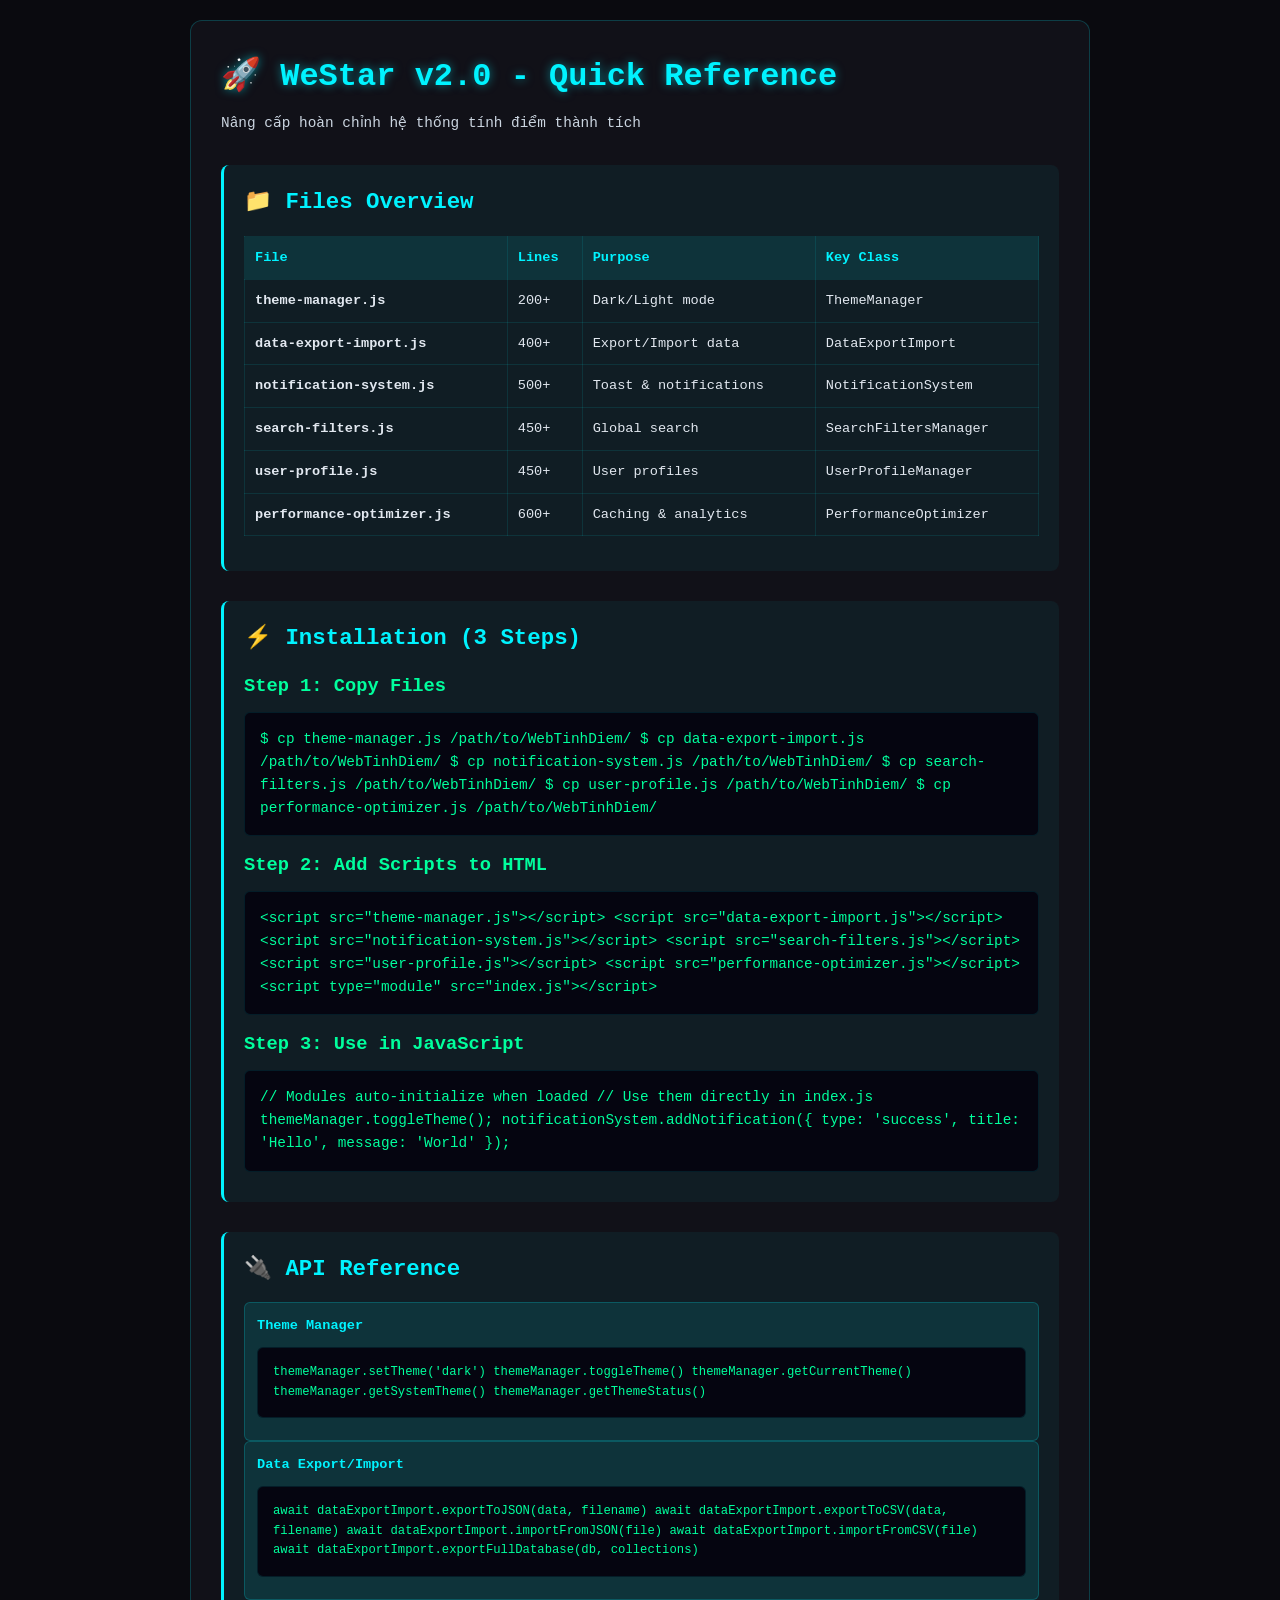
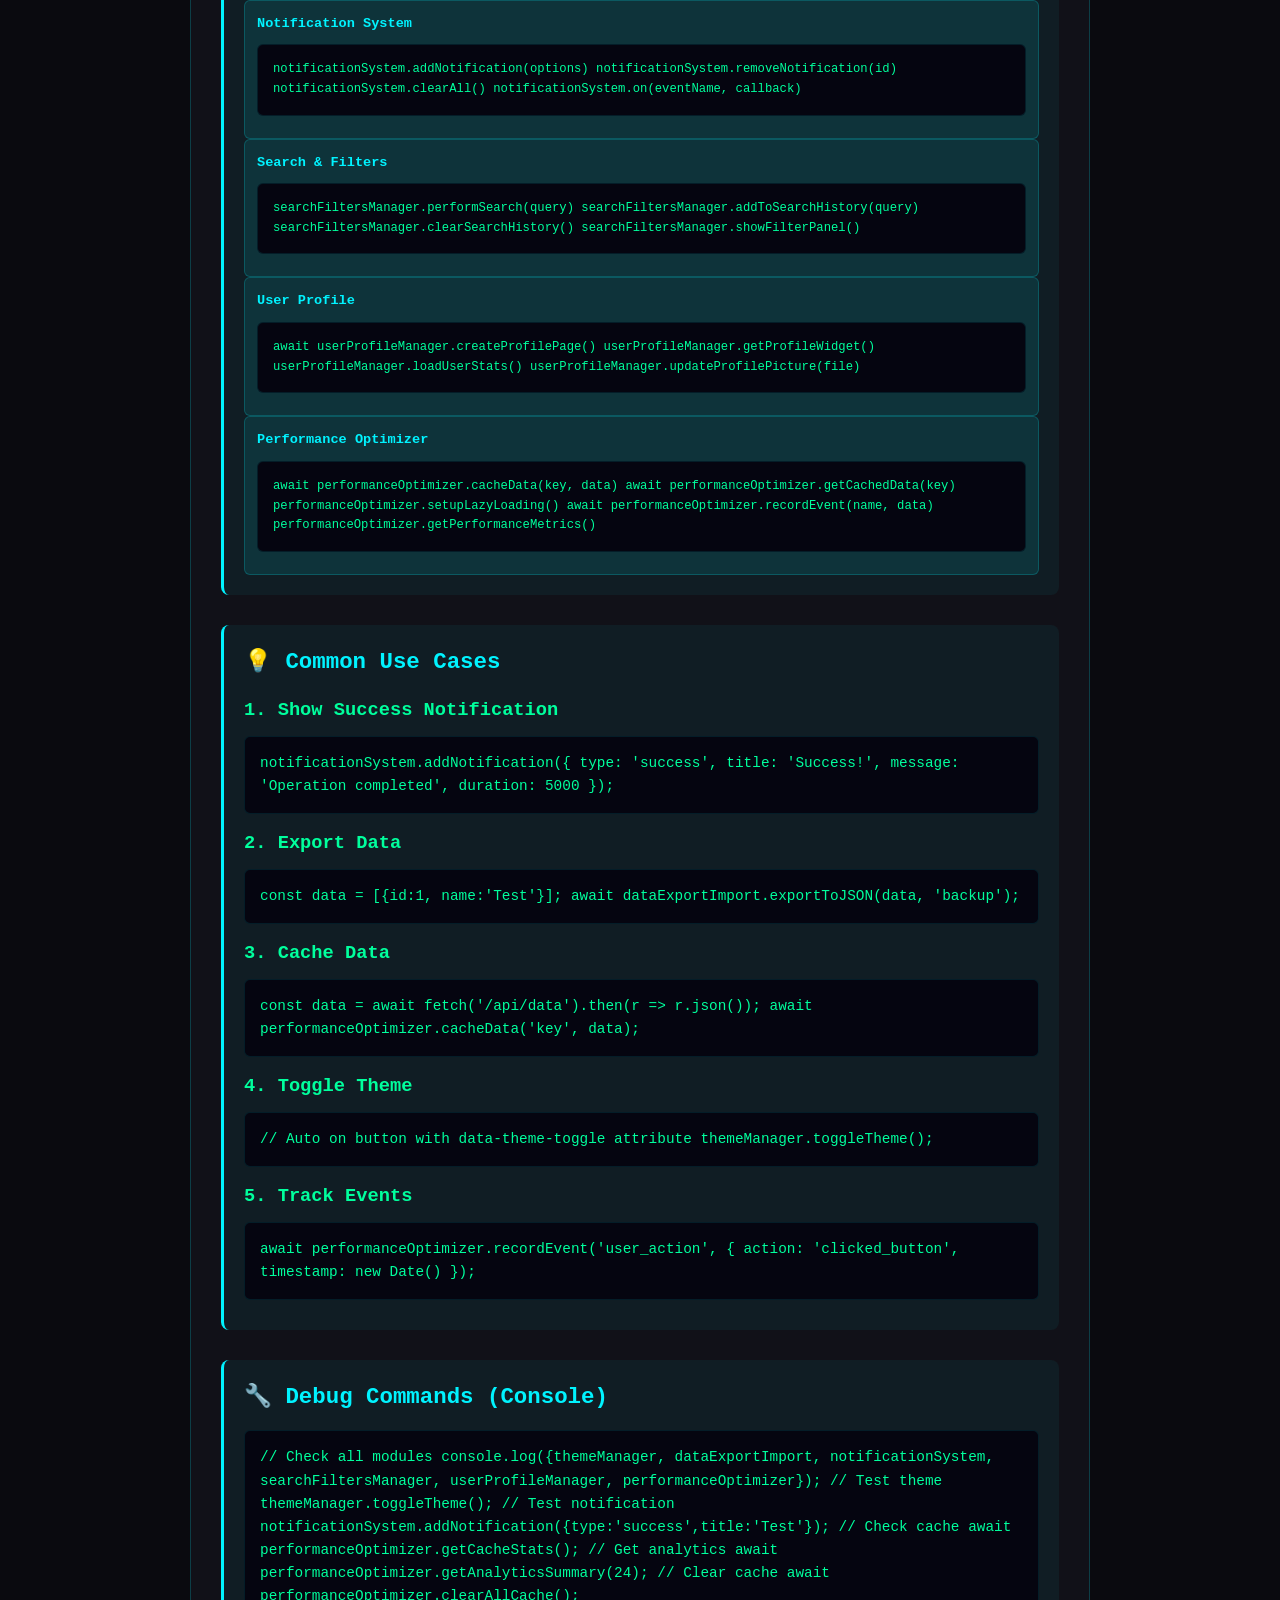
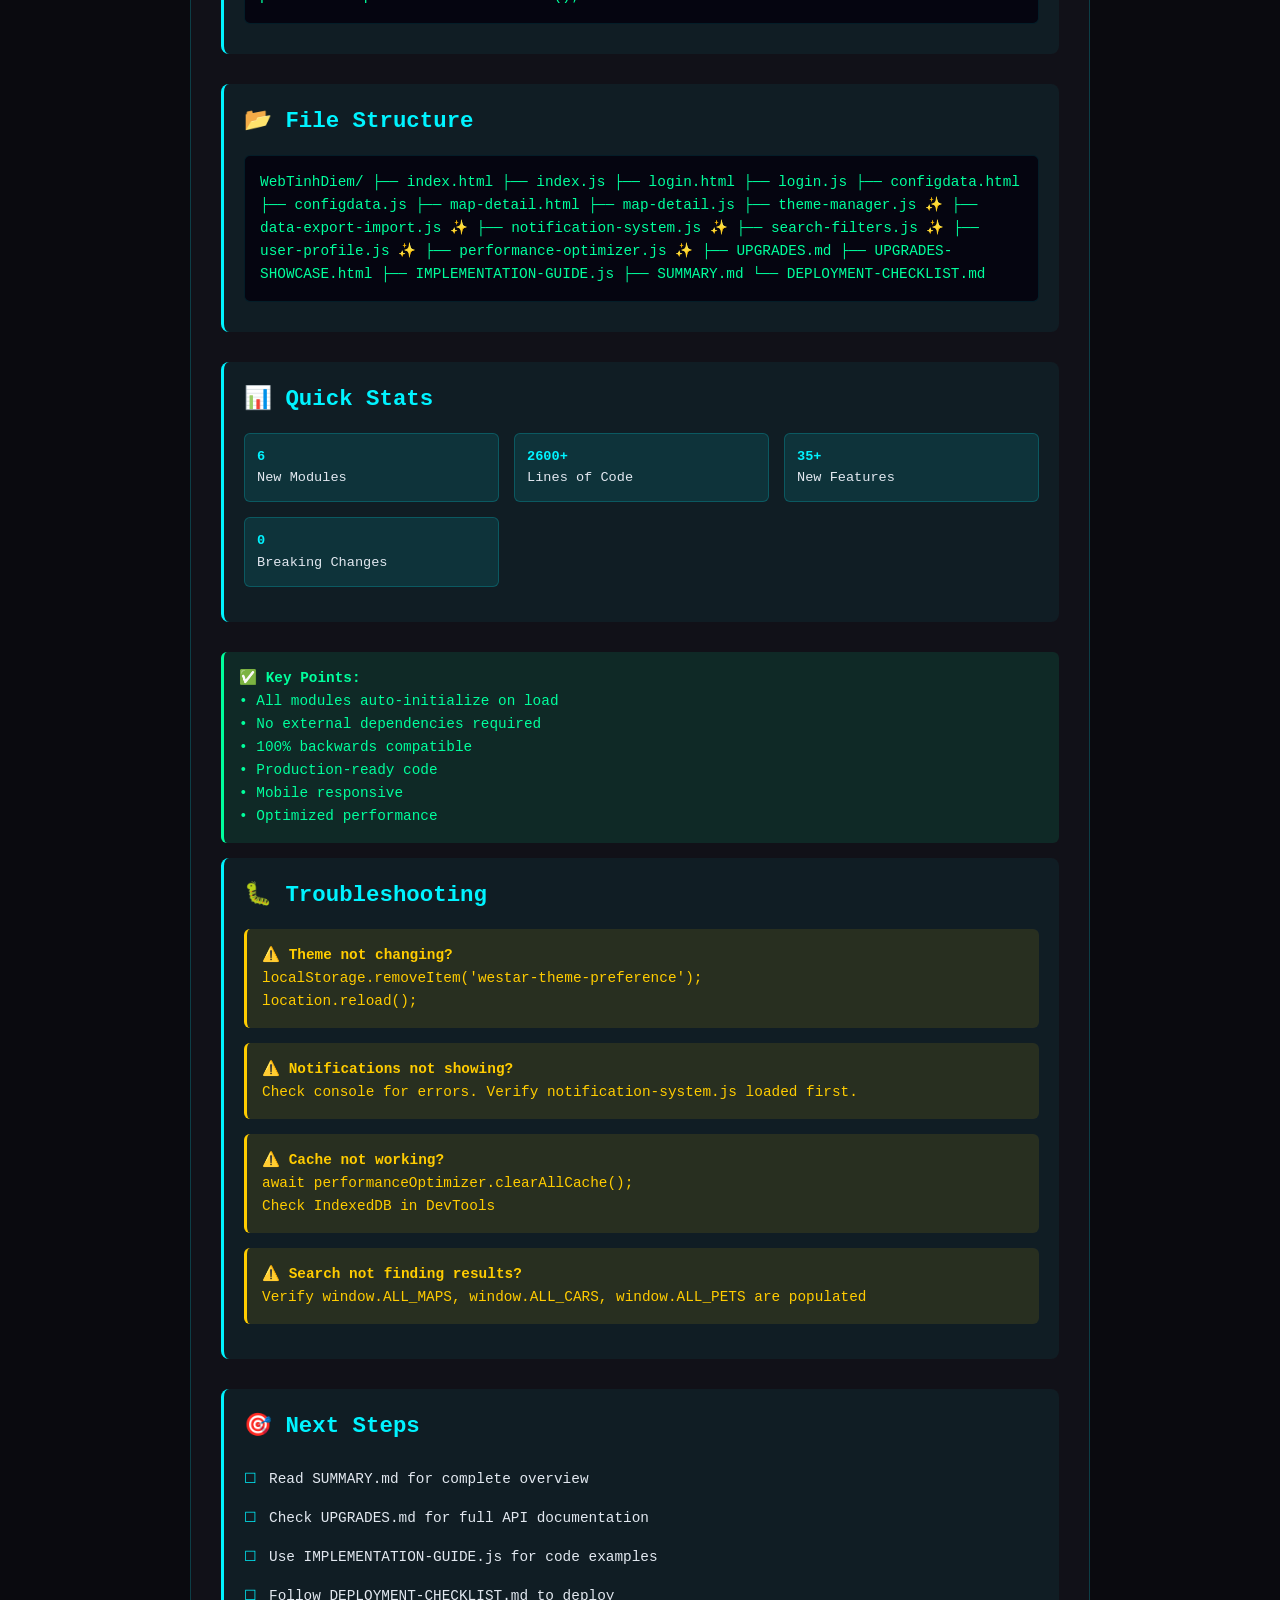
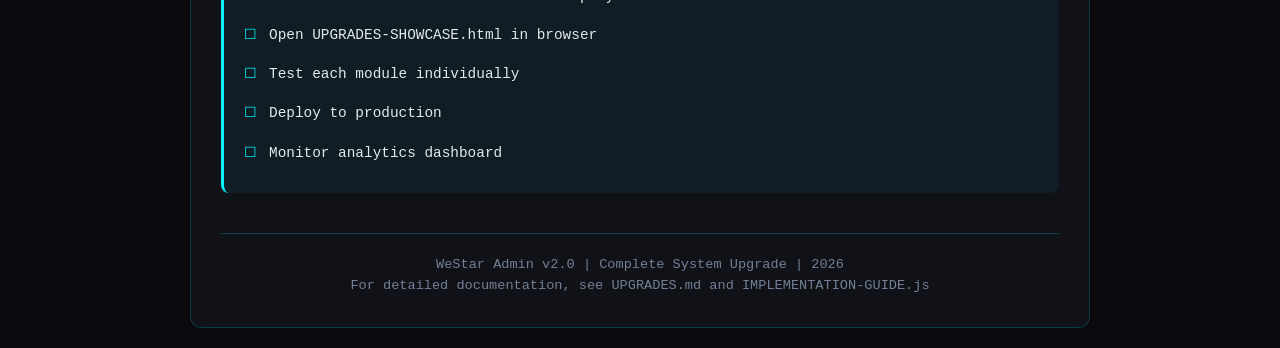
<file: docs/QUICK-REFERENCE.html>
<!DOCTYPE html>
<html lang="vi">
<head>
    <meta charset="UTF-8">
    <meta name="viewport" content="width=device-width, initial-scale=1.0">
    <title>WeStar v2.0 - Quick Reference Guide</title>
    <link rel="stylesheet" href="https://cdnjs.cloudflare.com/ajax/libs/font-awesome/6.4.0/css/all.min.css">
    <style>
        * {
            margin: 0;
            padding: 0;
            box-sizing: border-box;
        }

        body {
            font-family: 'Courier New', monospace;
            background: #0a0a0f;
            color: #e2e8f0;
            padding: 20px;
            line-height: 1.6;
        }

        .container {
            max-width: 900px;
            margin: 0 auto;
            background: rgba(18, 18, 26, 0.9);
            border: 1px solid rgba(0, 243, 255, 0.2);
            border-radius: 12px;
            padding: 30px;
        }

        h1 {
            color: #00f3ff;
            margin-bottom: 10px;
            font-size: 2em;
            text-shadow: 0 0 10px rgba(0, 243, 255, 0.5);
        }

        .subtitle {
            color: #cbd5e0;
            margin-bottom: 30px;
            font-size: 0.9em;
        }

        section {
            margin-bottom: 30px;
            padding: 20px;
            background: rgba(0, 243, 255, 0.05);
            border-left: 3px solid #00f3ff;
            border-radius: 8px;
        }

        h2 {
            color: #00f3ff;
            margin-bottom: 15px;
            font-size: 1.4em;
        }

        .code-block {
            background: #050510;
            border: 1px solid rgba(0, 243, 255, 0.1);
            border-radius: 6px;
            padding: 15px;
            margin: 10px 0;
            overflow-x: auto;
            font-size: 0.9em;
            color: #00ff9d;
        }

        .key-value {
            display: flex;
            gap: 20px;
            margin: 10px 0;
            font-size: 0.9em;
        }

        .key {
            color: #ffcc00;
            min-width: 150px;
        }

        .value {
            color: #e2e8f0;
        }

        .feature-grid {
            display: grid;
            grid-template-columns: repeat(auto-fit, minmax(200px, 1fr));
            gap: 15px;
            margin: 15px 0;
        }

        .feature-box {
            background: rgba(0, 243, 255, 0.1);
            border: 1px solid rgba(0, 243, 255, 0.2);
            border-radius: 6px;
            padding: 12px;
            font-size: 0.85em;
        }

        .feature-box strong {
            color: #00f3ff;
        }

        .checklist {
            list-style: none;
            font-size: 0.9em;
        }

        .checklist li {
            padding: 8px 0;
            padding-left: 25px;
            position: relative;
        }

        .checklist li:before {
            content: '☐';
            position: absolute;
            left: 0;
            color: #00f3ff;
        }

        table {
            width: 100%;
            border-collapse: collapse;
            margin: 15px 0;
            font-size: 0.85em;
        }

        table th,
        table td {
            border: 1px solid rgba(0, 243, 255, 0.1);
            padding: 10px;
            text-align: left;
        }

        table th {
            background: rgba(0, 243, 255, 0.1);
            color: #00f3ff;
        }

        table tr:hover {
            background: rgba(0, 243, 255, 0.05);
        }

        .alert {
            background: rgba(255, 204, 0, 0.1);
            border-left: 3px solid #ffcc00;
            padding: 15px;
            margin: 15px 0;
            border-radius: 6px;
            color: #ffcc00;
            font-size: 0.9em;
        }

        .success {
            background: rgba(0, 255, 157, 0.1);
            border-left: 3px solid #00ff9d;
            color: #00ff9d;
        }

        .footer {
            text-align: center;
            margin-top: 40px;
            padding-top: 20px;
            border-top: 1px solid rgba(0, 243, 255, 0.2);
            color: #718096;
            font-size: 0.85em;
        }

        print {
            color: #ff0066;
        }

        .highlight {
            background: rgba(255, 0, 102, 0.1);
            padding: 2px 6px;
            border-radius: 3px;
            color: #ff0066;
        }
    </style>
</head>
<body>
    <div class="container">
        <h1>🚀 WeStar v2.0 - Quick Reference</h1>
        <p class="subtitle">Nâng cấp hoàn chỉnh hệ thống tính điểm thành tích</p>

        <!-- Files Overview -->
        <section>
            <h2>📁 Files Overview</h2>
            <table>
                <tr>
                    <th>File</th>
                    <th>Lines</th>
                    <th>Purpose</th>
                    <th>Key Class</th>
                </tr>
                <tr>
                    <td><strong>theme-manager.js</strong></td>
                    <td>200+</td>
                    <td>Dark/Light mode</td>
                    <td>ThemeManager</td>
                </tr>
                <tr>
                    <td><strong>data-export-import.js</strong></td>
                    <td>400+</td>
                    <td>Export/Import data</td>
                    <td>DataExportImport</td>
                </tr>
                <tr>
                    <td><strong>notification-system.js</strong></td>
                    <td>500+</td>
                    <td>Toast & notifications</td>
                    <td>NotificationSystem</td>
                </tr>
                <tr>
                    <td><strong>search-filters.js</strong></td>
                    <td>450+</td>
                    <td>Global search</td>
                    <td>SearchFiltersManager</td>
                </tr>
                <tr>
                    <td><strong>user-profile.js</strong></td>
                    <td>450+</td>
                    <td>User profiles</td>
                    <td>UserProfileManager</td>
                </tr>
                <tr>
                    <td><strong>performance-optimizer.js</strong></td>
                    <td>600+</td>
                    <td>Caching & analytics</td>
                    <td>PerformanceOptimizer</td>
                </tr>
            </table>
        </section>

        <!-- Installation -->
        <section>
            <h2>⚡ Installation (3 Steps)</h2>
            
            <h3 style="color: #00ff9d; margin-top: 15px;">Step 1: Copy Files</h3>
            <div class="code-block">
$ cp theme-manager.js /path/to/WebTinhDiem/
$ cp data-export-import.js /path/to/WebTinhDiem/
$ cp notification-system.js /path/to/WebTinhDiem/
$ cp search-filters.js /path/to/WebTinhDiem/
$ cp user-profile.js /path/to/WebTinhDiem/
$ cp performance-optimizer.js /path/to/WebTinhDiem/
            </div>

            <h3 style="color: #00ff9d; margin-top: 15px;">Step 2: Add Scripts to HTML</h3>
            <div class="code-block">
&lt;script src="theme-manager.js"&gt;&lt;/script&gt;
&lt;script src="data-export-import.js"&gt;&lt;/script&gt;
&lt;script src="notification-system.js"&gt;&lt;/script&gt;
&lt;script src="search-filters.js"&gt;&lt;/script&gt;
&lt;script src="user-profile.js"&gt;&lt;/script&gt;
&lt;script src="performance-optimizer.js"&gt;&lt;/script&gt;
&lt;script type="module" src="index.js"&gt;&lt;/script&gt;
            </div>

            <h3 style="color: #00ff9d; margin-top: 15px;">Step 3: Use in JavaScript</h3>
            <div class="code-block">
// Modules auto-initialize when loaded
// Use them directly in index.js

themeManager.toggleTheme();

notificationSystem.addNotification({
    type: 'success',
    title: 'Hello',
    message: 'World'
});
            </div>
        </section>

        <!-- API Reference -->
        <section>
            <h2>🔌 API Reference</h2>

            <div class="feature-box">
                <strong>Theme Manager</strong>
                <div class="code-block">
themeManager.setTheme('dark')
themeManager.toggleTheme()
themeManager.getCurrentTheme()
themeManager.getSystemTheme()
themeManager.getThemeStatus()
                </div>
            </div>

            <div class="feature-box">
                <strong>Data Export/Import</strong>
                <div class="code-block">
await dataExportImport.exportToJSON(data, filename)
await dataExportImport.exportToCSV(data, filename)
await dataExportImport.importFromJSON(file)
await dataExportImport.importFromCSV(file)
await dataExportImport.exportFullDatabase(db, collections)
                </div>
            </div>

            <div class="feature-box">
                <strong>Notification System</strong>
                <div class="code-block">
notificationSystem.addNotification(options)
notificationSystem.removeNotification(id)
notificationSystem.clearAll()
notificationSystem.on(eventName, callback)
                </div>
            </div>

            <div class="feature-box">
                <strong>Search & Filters</strong>
                <div class="code-block">
searchFiltersManager.performSearch(query)
searchFiltersManager.addToSearchHistory(query)
searchFiltersManager.clearSearchHistory()
searchFiltersManager.showFilterPanel()
                </div>
            </div>

            <div class="feature-box">
                <strong>User Profile</strong>
                <div class="code-block">
await userProfileManager.createProfilePage()
userProfileManager.getProfileWidget()
userProfileManager.loadUserStats()
userProfileManager.updateProfilePicture(file)
                </div>
            </div>

            <div class="feature-box">
                <strong>Performance Optimizer</strong>
                <div class="code-block">
await performanceOptimizer.cacheData(key, data)
await performanceOptimizer.getCachedData(key)
performanceOptimizer.setupLazyLoading()
await performanceOptimizer.recordEvent(name, data)
performanceOptimizer.getPerformanceMetrics()
                </div>
            </div>
        </section>

        <!-- Common Use Cases -->
        <section>
            <h2>💡 Common Use Cases</h2>

            <h3 style="color: #00ff9d; margin-top: 15px;">1. Show Success Notification</h3>
            <div class="code-block">
notificationSystem.addNotification({
    type: 'success',
    title: 'Success!',
    message: 'Operation completed',
    duration: 5000
});
            </div>

            <h3 style="color: #00ff9d; margin-top: 15px;">2. Export Data</h3>
            <div class="code-block">
const data = [{id:1, name:'Test'}];
await dataExportImport.exportToJSON(data, 'backup');
            </div>

            <h3 style="color: #00ff9d; margin-top: 15px;">3. Cache Data</h3>
            <div class="code-block">
const data = await fetch('/api/data').then(r => r.json());
await performanceOptimizer.cacheData('key', data);
            </div>

            <h3 style="color: #00ff9d; margin-top: 15px;">4. Toggle Theme</h3>
            <div class="code-block">
// Auto on button with data-theme-toggle attribute
themeManager.toggleTheme();
            </div>

            <h3 style="color: #00ff9d; margin-top: 15px;">5. Track Events</h3>
            <div class="code-block">
await performanceOptimizer.recordEvent('user_action', {
    action: 'clicked_button',
    timestamp: new Date()
});
            </div>
        </section>

        <!-- Debug Commands -->
        <section>
            <h2>🔧 Debug Commands (Console)</h2>
            
            <div class="code-block">
// Check all modules
console.log({themeManager, dataExportImport, notificationSystem, 
    searchFiltersManager, userProfileManager, performanceOptimizer});

// Test theme
themeManager.toggleTheme();

// Test notification
notificationSystem.addNotification({type:'success',title:'Test'});

// Check cache
await performanceOptimizer.getCacheStats();

// Get analytics
await performanceOptimizer.getAnalyticsSummary(24);

// Clear cache
await performanceOptimizer.clearAllCache();
            </div>
        </section>

        <!-- File Structure -->
        <section>
            <h2>📂 File Structure</h2>
            <div class="code-block">
WebTinhDiem/
├── index.html
├── index.js
├── login.html
├── login.js
├── configdata.html
├── configdata.js
├── map-detail.html
├── map-detail.js
├── theme-manager.js ✨
├── data-export-import.js ✨
├── notification-system.js ✨
├── search-filters.js ✨
├── user-profile.js ✨
├── performance-optimizer.js ✨
├── UPGRADES.md
├── UPGRADES-SHOWCASE.html
├── IMPLEMENTATION-GUIDE.js
├── SUMMARY.md
└── DEPLOYMENT-CHECKLIST.md
            </div>
        </section>

        <!-- Quick Stats -->
        <section>
            <h2>📊 Quick Stats</h2>
            <div class="feature-grid">
                <div class="feature-box">
                    <strong>6</strong><br>New Modules
                </div>
                <div class="feature-box">
                    <strong>2600+</strong><br>Lines of Code
                </div>
                <div class="feature-box">
                    <strong>35+</strong><br>New Features
                </div>
                <div class="feature-box">
                    <strong>0</strong><br>Breaking Changes
                </div>
            </div>
        </section>

        <!-- Important Notes -->
        <section class="alert success">
            <strong>✅ Key Points:</strong><br>
            • All modules auto-initialize on load<br>
            • No external dependencies required<br>
            • 100% backwards compatible<br>
            • Production-ready code<br>
            • Mobile responsive<br>
            • Optimized performance
        </section>

        <!-- Troubleshooting -->
        <section>
            <h2>🐛 Troubleshooting</h2>
            
            <div class="alert">
                <strong>⚠️ Theme not changing?</strong><br>
                localStorage.removeItem('westar-theme-preference');<br>
                location.reload();
            </div>

            <div class="alert">
                <strong>⚠️ Notifications not showing?</strong><br>
                Check console for errors. Verify notification-system.js loaded first.
            </div>

            <div class="alert">
                <strong>⚠️ Cache not working?</strong><br>
                await performanceOptimizer.clearAllCache();<br>
                Check IndexedDB in DevTools
            </div>

            <div class="alert">
                <strong>⚠️ Search not finding results?</strong><br>
                Verify window.ALL_MAPS, window.ALL_CARS, window.ALL_PETS are populated
            </div>
        </section>

        <!-- Next Steps -->
        <section>
            <h2>🎯 Next Steps</h2>
            <ul class="checklist">
                <li>Read SUMMARY.md for complete overview</li>
                <li>Check UPGRADES.md for full API documentation</li>
                <li>Use IMPLEMENTATION-GUIDE.js for code examples</li>
                <li>Follow DEPLOYMENT-CHECKLIST.md to deploy</li>
                <li>Open UPGRADES-SHOWCASE.html in browser</li>
                <li>Test each module individually</li>
                <li>Deploy to production</li>
                <li>Monitor analytics dashboard</li>
            </ul>
        </section>

        <div class="footer">
            <p>WeStar Admin v2.0 | Complete System Upgrade | 2026</p>
            <p>For detailed documentation, see UPGRADES.md and IMPLEMENTATION-GUIDE.js</p>
        </div>
    </div>
</body>
</html>
</file>
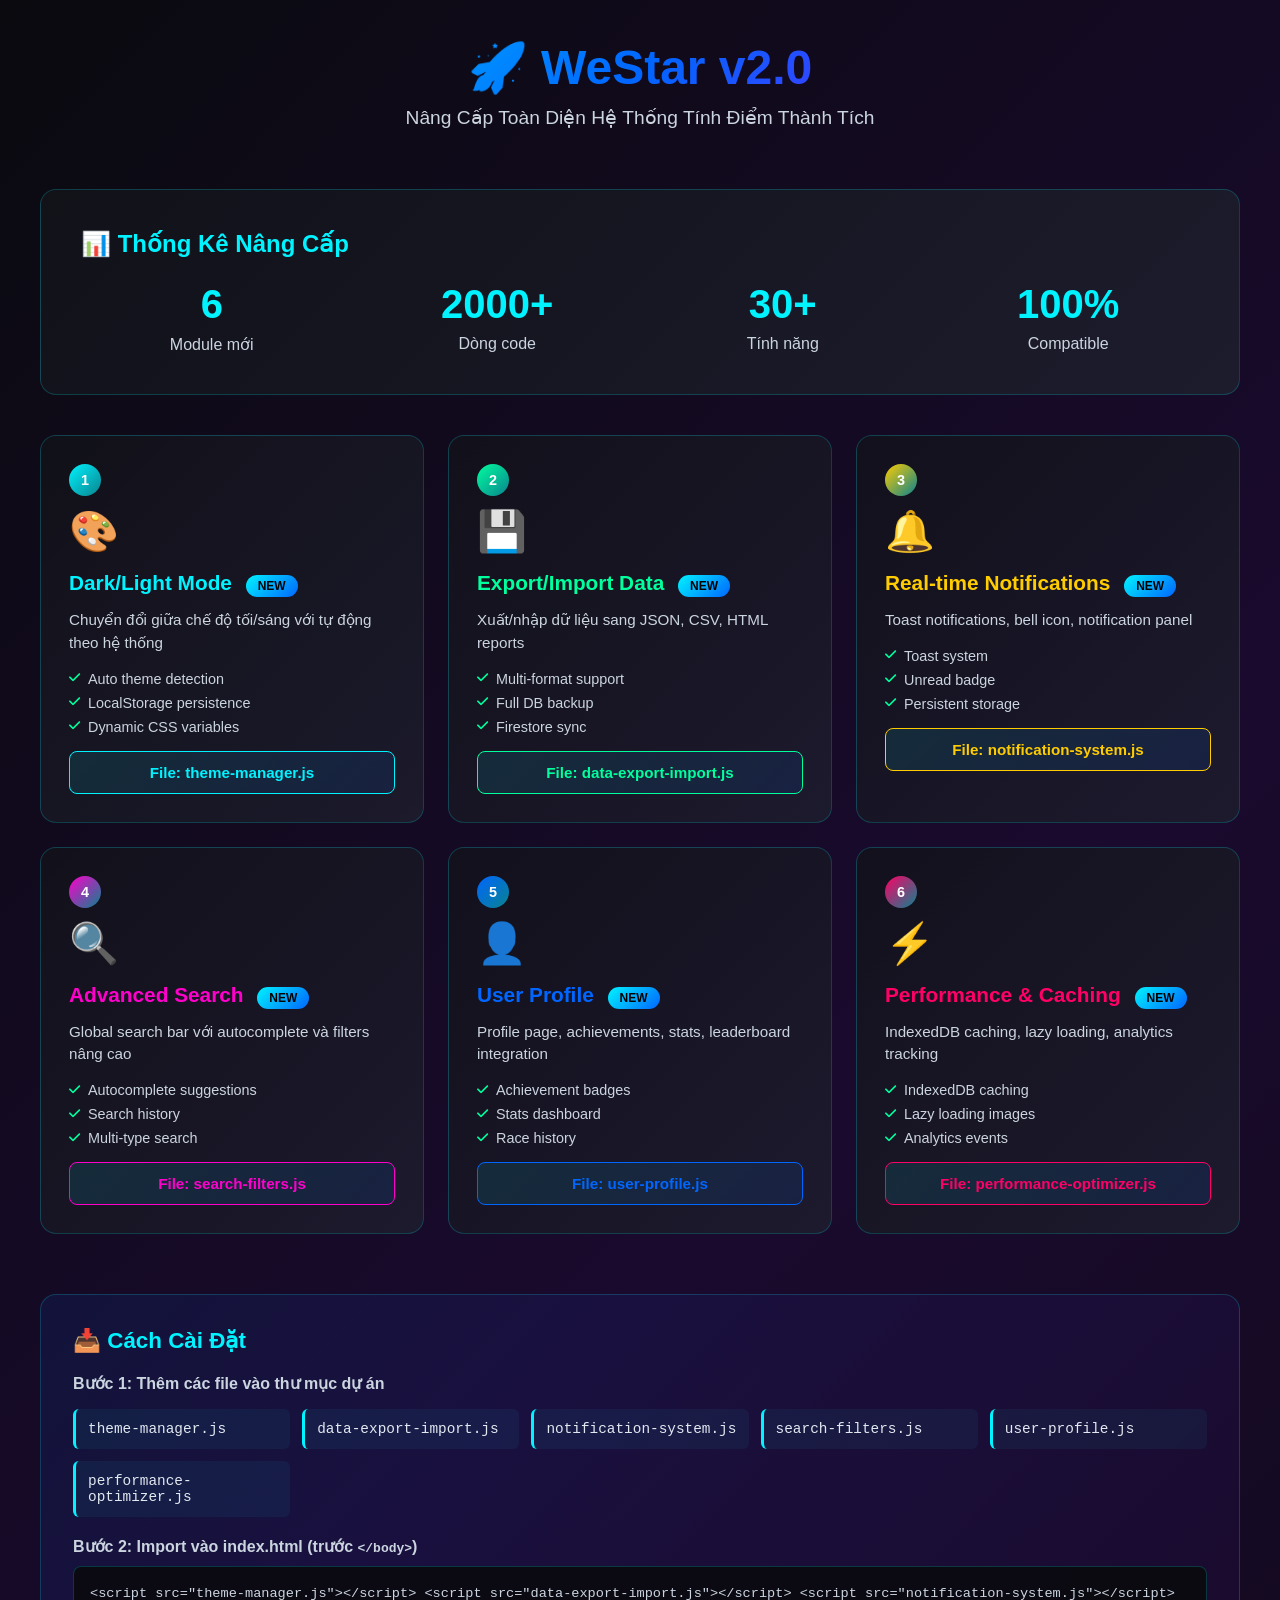
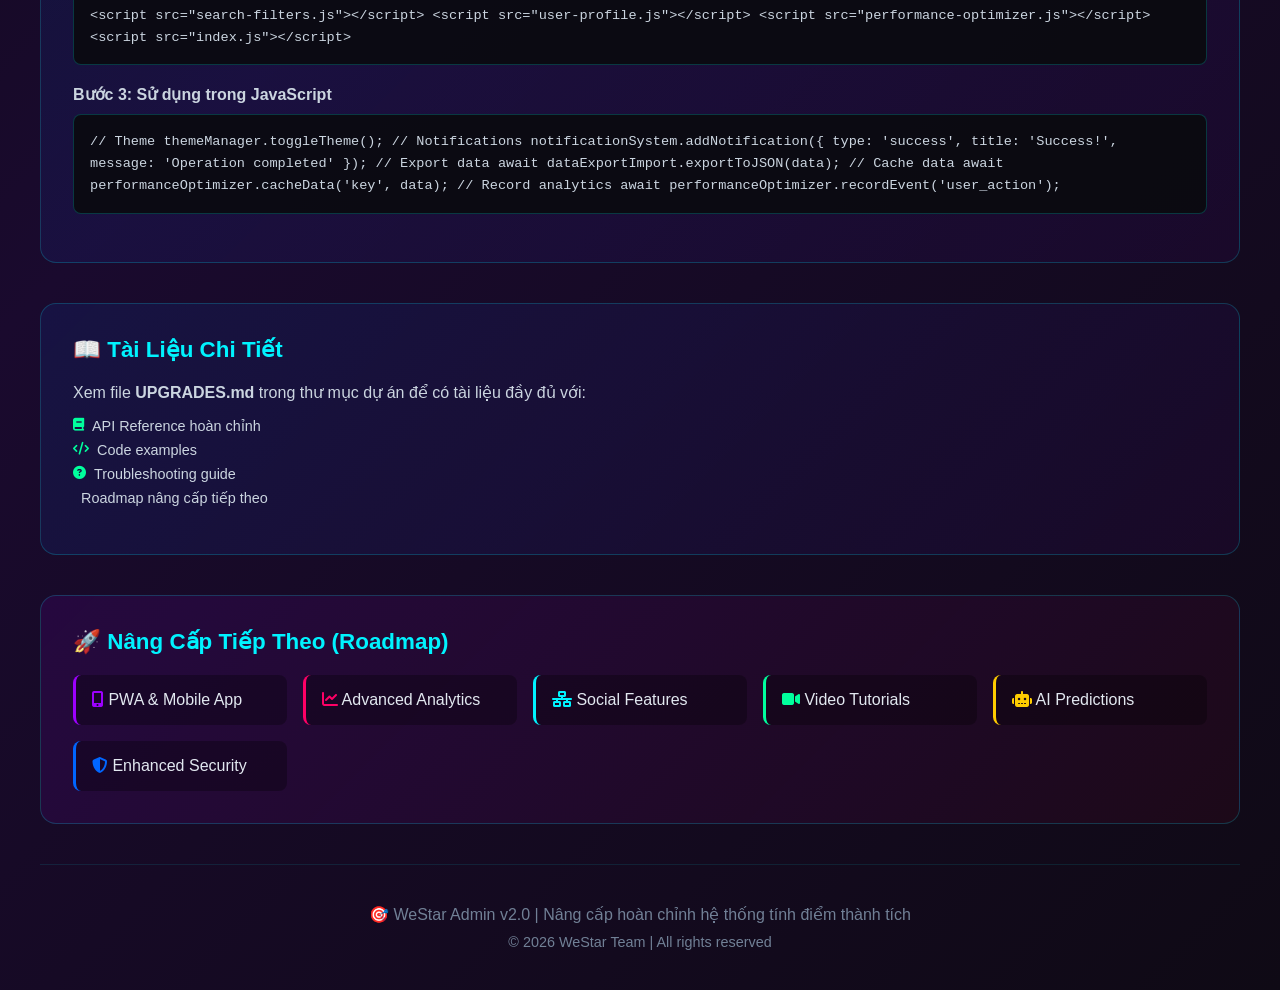
<file: docs/UPGRADES-SHOWCASE.html>
<!DOCTYPE html>
<html lang="vi">
<head>
    <meta charset="UTF-8">
    <meta name="viewport" content="width=device-width, initial-scale=1.0">
    <title>WeStar v2.0 - Nâng Cấp Hệ Thống</title>
    <link rel="stylesheet" href="https://cdnjs.cloudflare.com/ajax/libs/font-awesome/6.4.0/css/all.min.css">
    <style>
        * {
            margin: 0;
            padding: 0;
            box-sizing: border-box;
        }

        body {
            font-family: 'Inter', sans-serif;
            background: linear-gradient(135deg, #0a0a0f 0%, #1a0a2e 50%, #0f0a15 100%);
            color: #e2e8f0;
            overflow-x: hidden;
            min-height: 100vh;
            padding: 40px 20px;
        }

        .container {
            max-width: 1200px;
            margin: 0 auto;
        }

        header {
            text-align: center;
            margin-bottom: 60px;
        }

        h1 {
            font-size: 3rem;
            margin-bottom: 10px;
            background: linear-gradient(135deg, #00f3ff, #0066ff, #9d00ff);
            -webkit-background-clip: text;
            -webkit-text-fill-color: transparent;
            font-weight: 900;
        }

        .subtitle {
            font-size: 1.2rem;
            color: #cbd5e0;
            margin-bottom: 20px;
        }

        .upgrade-grid {
            display: grid;
            grid-template-columns: repeat(auto-fit, minmax(320px, 1fr));
            gap: 24px;
            margin-bottom: 60px;
        }

        .upgrade-card {
            background: linear-gradient(135deg, rgba(18, 18, 26, 0.8), rgba(30, 30, 46, 0.8));
            border: 1px solid rgba(0, 243, 255, 0.2);
            border-radius: 16px;
            padding: 28px;
            transition: all 0.4s cubic-bezier(0.4, 0, 0.2, 1);
            position: relative;
            overflow: hidden;
        }

        .upgrade-card::before {
            content: '';
            position: absolute;
            top: 0;
            left: -100%;
            width: 100%;
            height: 100%;
            background: linear-gradient(90deg, transparent, rgba(0, 243, 255, 0.1), transparent);
            transition: left 0.6s ease;
        }

        .upgrade-card:hover::before {
            left: 100%;
        }

        .upgrade-card:hover {
            transform: translateY(-8px) scale(1.02);
            border-color: rgba(0, 243, 255, 0.4);
            box-shadow: 0 20px 40px rgba(0, 243, 255, 0.2);
        }

        .card-icon {
            font-size: 2.5rem;
            margin-bottom: 16px;
            color: var(--icon-color);
        }

        .card-number {
            display: inline-block;
            background: linear-gradient(135deg, var(--icon-color), rgba(0, 243, 255, 0.5));
            color: white;
            width: 32px;
            height: 32px;
            border-radius: 50%;
            display: flex;
            align-items: center;
            justify-content: center;
            font-weight: bold;
            font-size: 0.9rem;
            margin-bottom: 12px;
        }

        .card-title {
            font-size: 1.3rem;
            font-weight: 700;
            margin-bottom: 12px;
            color: var(--icon-color);
        }

        .card-description {
            font-size: 0.95rem;
            color: #cbd5e0;
            margin-bottom: 16px;
            line-height: 1.5;
        }

        .features-list {
            display: flex;
            flex-direction: column;
            gap: 8px;
            margin-bottom: 16px;
        }

        .feature-item {
            display: flex;
            align-items: center;
            gap: 8px;
            font-size: 0.9rem;
            color: #cbd5e0;
        }

        .feature-item i {
            color: #00ff9d;
            font-size: 0.8rem;
        }

        .card-button {
            width: 100%;
            padding: 12px;
            background: linear-gradient(135deg, rgba(0, 243, 255, 0.1), rgba(0, 102, 255, 0.1));
            border: 1px solid var(--icon-color);
            color: var(--icon-color);
            border-radius: 8px;
            cursor: pointer;
            font-weight: 600;
            transition: all 0.3s ease;
            font-size: 0.95rem;
        }

        .card-button:hover {
            background: linear-gradient(135deg, var(--icon-color), rgba(0, 102, 255, 0.2));
            color: white;
            transform: translateX(4px);
        }

        .stats-section {
            background: linear-gradient(135deg, rgba(18, 18, 26, 0.9), rgba(30, 30, 46, 0.9));
            border: 1px solid rgba(0, 243, 255, 0.2);
            border-radius: 16px;
            padding: 40px;
            margin-bottom: 40px;
        }

        .stats-grid {
            display: grid;
            grid-template-columns: repeat(auto-fit, minmax(200px, 1fr));
            gap: 24px;
            margin-top: 24px;
        }

        .stat-box {
            text-align: center;
        }

        .stat-number {
            font-size: 2.5rem;
            font-weight: bold;
            color: #00f3ff;
            margin-bottom: 8px;
        }

        .stat-label {
            font-size: 1rem;
            color: #cbd5e0;
        }

        .installation-section {
            background: linear-gradient(135deg, rgba(0, 102, 255, 0.1), rgba(157, 0, 255, 0.05));
            border: 1px solid rgba(0, 243, 255, 0.2);
            border-radius: 16px;
            padding: 32px;
            margin-bottom: 40px;
        }

        .installation-section h3 {
            color: #00f3ff;
            margin-bottom: 20px;
            font-size: 1.4rem;
        }

        .code-block {
            background: rgba(10, 10, 15, 0.9);
            border: 1px solid rgba(0, 243, 255, 0.2);
            border-radius: 8px;
            padding: 16px;
            overflow-x: auto;
            margin-bottom: 16px;
            font-family: 'Courier New', monospace;
            font-size: 0.85rem;
            color: #cbd5e0;
            line-height: 1.6;
        }

        .file-list {
            display: grid;
            grid-template-columns: repeat(auto-fit, minmax(200px, 1fr));
            gap: 12px;
            margin-top: 16px;
        }

        .file-item {
            background: rgba(0, 243, 255, 0.05);
            border-left: 3px solid #00f3ff;
            padding: 12px;
            border-radius: 6px;
            font-family: 'Courier New', monospace;
            font-size: 0.9rem;
        }

        footer {
            text-align: center;
            padding-top: 40px;
            border-top: 1px solid rgba(0, 243, 255, 0.1);
            color: #718096;
        }

        .upgrade-1 { --icon-color: #00f3ff; }
        .upgrade-2 { --icon-color: #00ff9d; }
        .upgrade-3 { --icon-color: #ffcc00; }
        .upgrade-4 { --icon-color: #ff00cc; }
        .upgrade-5 { --icon-color: #0066ff; }
        .upgrade-6 { --icon-color: #ff0066; }

        @keyframes fadeInUp {
            from {
                opacity: 0;
                transform: translateY(30px);
            }
            to {
                opacity: 1;
                transform: translateY(0);
            }
        }

        .upgrade-card {
            animation: fadeInUp 0.6s ease-out forwards;
        }

        .upgrade-card:nth-child(1) { animation-delay: 0.1s; }
        .upgrade-card:nth-child(2) { animation-delay: 0.2s; }
        .upgrade-card:nth-child(3) { animation-delay: 0.3s; }
        .upgrade-card:nth-child(4) { animation-delay: 0.4s; }
        .upgrade-card:nth-child(5) { animation-delay: 0.5s; }
        .upgrade-card:nth-child(6) { animation-delay: 0.6s; }

        .badge {
            display: inline-block;
            background: linear-gradient(135deg, #00f3ff, #0066ff);
            color: #000;
            padding: 4px 12px;
            border-radius: 20px;
            font-size: 0.75rem;
            font-weight: 700;
            margin-left: 8px;
        }
    </style>
</head>
<body>
    <div class="container">
        <!-- Header -->
        <header>
            <h1>🚀 WeStar v2.0</h1>
            <p class="subtitle">Nâng Cấp Toàn Diện Hệ Thống Tính Điểm Thành Tích</p>
        </header>

        <!-- Stats -->
        <div class="stats-section">
            <h2 style="color: #00f3ff; margin-bottom: 10px;">📊 Thống Kê Nâng Cấp</h2>
            <div class="stats-grid">
                <div class="stat-box">
                    <div class="stat-number">6</div>
                    <div class="stat-label">Module mới</div>
                </div>
                <div class="stat-box">
                    <div class="stat-number">2000+</div>
                    <div class="stat-label">Dòng code</div>
                </div>
                <div class="stat-box">
                    <div class="stat-number">30+</div>
                    <div class="stat-label">Tính năng</div>
                </div>
                <div class="stat-box">
                    <div class="stat-number">100%</div>
                    <div class="stat-label">Compatible</div>
                </div>
            </div>
        </div>

        <!-- Upgrade Cards -->
        <div class="upgrade-grid">
            <!-- 1. Theme Manager -->
            <div class="upgrade-card upgrade-1">
                <div class="card-number">1</div>
                <div class="card-icon">🎨</div>
                <div class="card-title">Dark/Light Mode <span class="badge">NEW</span></div>
                <div class="card-description">
                    Chuyển đổi giữa chế độ tối/sáng với tự động theo hệ thống
                </div>
                <div class="features-list">
                    <div class="feature-item"><i class="fas fa-check"></i> Auto theme detection</div>
                    <div class="feature-item"><i class="fas fa-check"></i> LocalStorage persistence</div>
                    <div class="feature-item"><i class="fas fa-check"></i> Dynamic CSS variables</div>
                </div>
                <button class="card-button">File: theme-manager.js</button>
            </div>

            <!-- 2. Export/Import -->
            <div class="upgrade-card upgrade-2">
                <div class="card-number">2</div>
                <div class="card-icon">💾</div>
                <div class="card-title">Export/Import Data <span class="badge">NEW</span></div>
                <div class="card-description">
                    Xuất/nhập dữ liệu sang JSON, CSV, HTML reports
                </div>
                <div class="features-list">
                    <div class="feature-item"><i class="fas fa-check"></i> Multi-format support</div>
                    <div class="feature-item"><i class="fas fa-check"></i> Full DB backup</div>
                    <div class="feature-item"><i class="fas fa-check"></i> Firestore sync</div>
                </div>
                <button class="card-button">File: data-export-import.js</button>
            </div>

            <!-- 3. Notifications -->
            <div class="upgrade-card upgrade-3">
                <div class="card-number">3</div>
                <div class="card-icon">🔔</div>
                <div class="card-title">Real-time Notifications <span class="badge">NEW</span></div>
                <div class="card-description">
                    Toast notifications, bell icon, notification panel
                </div>
                <div class="features-list">
                    <div class="feature-item"><i class="fas fa-check"></i> Toast system</div>
                    <div class="feature-item"><i class="fas fa-check"></i> Unread badge</div>
                    <div class="feature-item"><i class="fas fa-check"></i> Persistent storage</div>
                </div>
                <button class="card-button">File: notification-system.js</button>
            </div>

            <!-- 4. Search & Filters -->
            <div class="upgrade-card upgrade-4">
                <div class="card-number">4</div>
                <div class="card-icon">🔍</div>
                <div class="card-title">Advanced Search <span class="badge">NEW</span></div>
                <div class="card-description">
                    Global search bar với autocomplete và filters nâng cao
                </div>
                <div class="features-list">
                    <div class="feature-item"><i class="fas fa-check"></i> Autocomplete suggestions</div>
                    <div class="feature-item"><i class="fas fa-check"></i> Search history</div>
                    <div class="feature-item"><i class="fas fa-check"></i> Multi-type search</div>
                </div>
                <button class="card-button">File: search-filters.js</button>
            </div>

            <!-- 5. User Profile -->
            <div class="upgrade-card upgrade-5">
                <div class="card-number">5</div>
                <div class="card-icon">👤</div>
                <div class="card-title">User Profile <span class="badge">NEW</span></div>
                <div class="card-description">
                    Profile page, achievements, stats, leaderboard integration
                </div>
                <div class="features-list">
                    <div class="feature-item"><i class="fas fa-check"></i> Achievement badges</div>
                    <div class="feature-item"><i class="fas fa-check"></i> Stats dashboard</div>
                    <div class="feature-item"><i class="fas fa-check"></i> Race history</div>
                </div>
                <button class="card-button">File: user-profile.js</button>
            </div>

            <!-- 6. Performance -->
            <div class="upgrade-card upgrade-6">
                <div class="card-number">6</div>
                <div class="card-icon">⚡</div>
                <div class="card-title">Performance & Caching <span class="badge">NEW</span></div>
                <div class="card-description">
                    IndexedDB caching, lazy loading, analytics tracking
                </div>
                <div class="features-list">
                    <div class="feature-item"><i class="fas fa-check"></i> IndexedDB caching</div>
                    <div class="feature-item"><i class="fas fa-check"></i> Lazy loading images</div>
                    <div class="feature-item"><i class="fas fa-check"></i> Analytics events</div>
                </div>
                <button class="card-button">File: performance-optimizer.js</button>
            </div>
        </div>

        <!-- Installation -->
        <div class="installation-section">
            <h3>📥 Cách Cài Đặt</h3>
            
            <h4 style="color: #cbd5e0; margin-top: 20px; margin-bottom: 10px;">Bước 1: Thêm các file vào thư mục dự án</h4>
            <div class="file-list">
                <div class="file-item">theme-manager.js</div>
                <div class="file-item">data-export-import.js</div>
                <div class="file-item">notification-system.js</div>
                <div class="file-item">search-filters.js</div>
                <div class="file-item">user-profile.js</div>
                <div class="file-item">performance-optimizer.js</div>
            </div>

            <h4 style="color: #cbd5e0; margin-top: 20px; margin-bottom: 10px;">Bước 2: Import vào index.html (trước <code>&lt;/body&gt;</code>)</h4>
            <div class="code-block">
&lt;script src="theme-manager.js"&gt;&lt;/script&gt;
&lt;script src="data-export-import.js"&gt;&lt;/script&gt;
&lt;script src="notification-system.js"&gt;&lt;/script&gt;
&lt;script src="search-filters.js"&gt;&lt;/script&gt;
&lt;script src="user-profile.js"&gt;&lt;/script&gt;
&lt;script src="performance-optimizer.js"&gt;&lt;/script&gt;
&lt;script src="index.js"&gt;&lt;/script&gt;
            </div>

            <h4 style="color: #cbd5e0; margin-top: 20px; margin-bottom: 10px;">Bước 3: Sử dụng trong JavaScript</h4>
            <div class="code-block">
// Theme
themeManager.toggleTheme();

// Notifications
notificationSystem.addNotification({
    type: 'success',
    title: 'Success!',
    message: 'Operation completed'
});

// Export data
await dataExportImport.exportToJSON(data);

// Cache data
await performanceOptimizer.cacheData('key', data);

// Record analytics
await performanceOptimizer.recordEvent('user_action');
            </div>
        </div>

        <!-- Documentation -->
        <div class="installation-section">
            <h3>📖 Tài Liệu Chi Tiết</h3>
            <p style="color: #cbd5e0; margin-bottom: 16px;">
                Xem file <strong>UPGRADES.md</strong> trong thư mục dự án để có tài liệu đầy đủ với:
            </p>
            <div class="features-list">
                <div class="feature-item"><i class="fas fa-book"></i> API Reference hoàn chỉnh</div>
                <div class="feature-item"><i class="fas fa-code"></i> Code examples</div>
                <div class="feature-item"><i class="fas fa-question-circle"></i> Troubleshooting guide</div>
                <div class="feature-item"><i class="fas fa-roadmap"></i> Roadmap nâng cấp tiếp theo</div>
            </div>
        </div>

        <!-- Future Upgrades -->
        <div class="installation-section" style="background: linear-gradient(135deg, rgba(157, 0, 255, 0.1), rgba(255, 0, 51, 0.05));">
            <h3>🚀 Nâng Cấp Tiếp Theo (Roadmap)</h3>
            <div style="display: grid; grid-template-columns: repeat(auto-fit, minmax(200px, 1fr)); gap: 16px; margin-top: 20px;">
                <div style="padding: 16px; background: rgba(0, 0, 0, 0.3); border-radius: 8px; border-left: 3px solid #9d00ff;">
                    <i class="fas fa-mobile-alt" style="color: #9d00ff;"></i> PWA & Mobile App
                </div>
                <div style="padding: 16px; background: rgba(0, 0, 0, 0.3); border-radius: 8px; border-left: 3px solid #ff0066;">
                    <i class="fas fa-chart-line" style="color: #ff0066;"></i> Advanced Analytics
                </div>
                <div style="padding: 16px; background: rgba(0, 0, 0, 0.3); border-radius: 8px; border-left: 3px solid #00f3ff;">
                    <i class="fas fa-network-wired" style="color: #00f3ff;"></i> Social Features
                </div>
                <div style="padding: 16px; background: rgba(0, 0, 0, 0.3); border-radius: 8px; border-left: 3px solid #00ff9d;">
                    <i class="fas fa-video" style="color: #00ff9d;"></i> Video Tutorials
                </div>
                <div style="padding: 16px; background: rgba(0, 0, 0, 0.3); border-radius: 8px; border-left: 3px solid #ffcc00;">
                    <i class="fas fa-robot" style="color: #ffcc00;"></i> AI Predictions
                </div>
                <div style="padding: 16px; background: rgba(0, 0, 0, 0.3); border-radius: 8px; border-left: 3px solid #0066ff;">
                    <i class="fas fa-shield-alt" style="color: #0066ff;"></i> Enhanced Security
                </div>
            </div>
        </div>

        <!-- Footer -->
        <footer>
            <p>🎯 WeStar Admin v2.0 | Nâng cấp hoàn chỉnh hệ thống tính điểm thành tích</p>
            <p style="margin-top: 10px; font-size: 0.9rem;">© 2026 WeStar Team | All rights reserved</p>
        </footer>
    </div>

    <script>
        // Simple scroll animation
        const cards = document.querySelectorAll('.upgrade-card');
        const observer = new IntersectionObserver((entries) => {
            entries.forEach(entry => {
                if (entry.isIntersecting) {
                    entry.target.style.opacity = '1';
                }
            });
        });

        cards.forEach(card => {
            card.style.opacity = '1';
        });
    </script>
</body>
</html>
</file>
